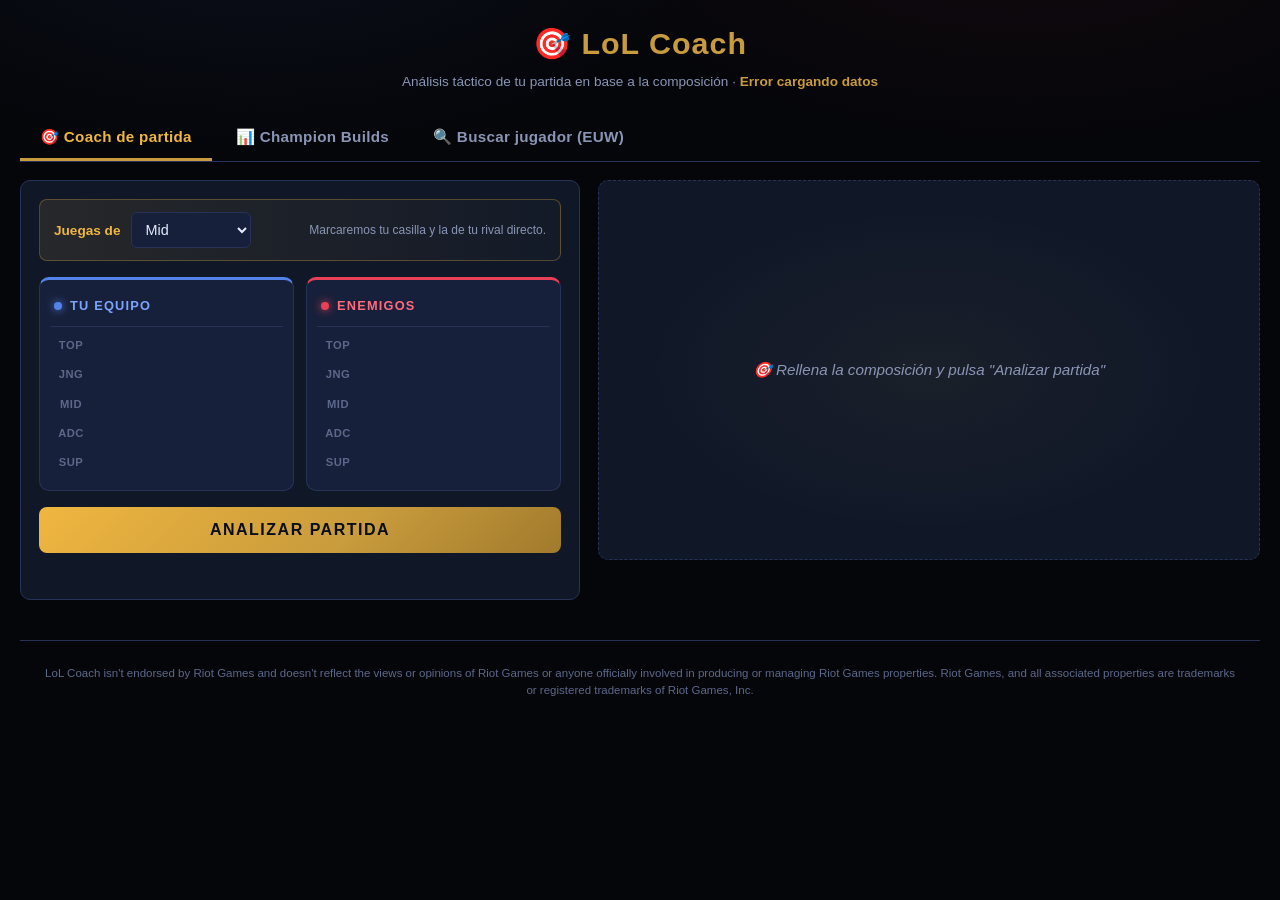
<file: index.html>
<!DOCTYPE html>
<html lang="es">
<head>
<meta charset="UTF-8">
<meta name="viewport" content="width=device-width, initial-scale=1.0">
<title>LoL Coach · Análisis de Draft</title>
<link rel="stylesheet" href="style.css">
</head>
<body>
<div class="app">
    <header>
        <h1>🎯 LoL Coach</h1>
        <p class="subtitle">Análisis táctico de tu partida en base a la composición · <span id="patch">…</span></p>
    </header>

    <nav class="tabs">
        <button class="tab-btn active" data-tab="coach">🎯 Coach de partida</button>
        <button class="tab-btn" data-tab="builds">📊 Champion Builds</button>
        <button class="tab-btn" data-tab="search">🔍 Buscar jugador (EUW)</button>
    </nav>

    <!-- ====================== TAB: COACH ====================== -->
    <div class="tab-view" data-tab="coach">
    <main>
        <section class="form-panel">
            <div class="role-picker">
                <label for="playerRole">Juegas de</label>
                <select id="playerRole">
                    <option value="top">Top</option>
                    <option value="jng">Jungla</option>
                    <option value="mid" selected>Mid</option>
                    <option value="adc">ADC</option>
                    <option value="supp">Support</option>
                </select>
                <span class="hint">Marcaremos tu casilla y la de tu rival directo.</span>
            </div>

            <div class="teams">
                <div class="team allies">
                    <div class="team-header"><span class="dot"></span><span>Tu equipo</span></div>
                    <div class="lane" data-team="allies" data-lane="top"><span class="lane-tag">TOP</span><div class="picker" data-target="allies.top"></div></div>
                    <div class="lane" data-team="allies" data-lane="jng"><span class="lane-tag">JNG</span><div class="picker" data-target="allies.jng"></div></div>
                    <div class="lane" data-team="allies" data-lane="mid"><span class="lane-tag">MID</span><div class="picker" data-target="allies.mid"></div></div>
                    <div class="lane" data-team="allies" data-lane="adc"><span class="lane-tag">ADC</span><div class="picker" data-target="allies.adc"></div></div>
                    <div class="lane" data-team="allies" data-lane="supp"><span class="lane-tag">SUP</span><div class="picker" data-target="allies.supp"></div></div>
                </div>
                <div class="team enemies">
                    <div class="team-header"><span class="dot"></span><span>Enemigos</span></div>
                    <div class="lane" data-team="enemies" data-lane="top"><span class="lane-tag">TOP</span><div class="picker" data-target="enemies.top"></div></div>
                    <div class="lane" data-team="enemies" data-lane="jng"><span class="lane-tag">JNG</span><div class="picker" data-target="enemies.jng"></div></div>
                    <div class="lane" data-team="enemies" data-lane="mid"><span class="lane-tag">MID</span><div class="picker" data-target="enemies.mid"></div></div>
                    <div class="lane" data-team="enemies" data-lane="adc"><span class="lane-tag">ADC</span><div class="picker" data-target="enemies.adc"></div></div>
                    <div class="lane" data-team="enemies" data-lane="supp"><span class="lane-tag">SUP</span><div class="picker" data-target="enemies.supp"></div></div>
                </div>
            </div>

            <button id="analyze" class="analyze-btn">Analizar partida</button>
            <p id="status" class="status"></p>
        </section>

        <section id="result" class="result-panel"></section>
    </main>
    </div>

    <!-- ====================== TAB: CHAMPION BUILDS ====================== -->
    <div class="tab-view" data-tab="builds" hidden>
        <section class="builds-panel">
            <div class="builds-form">
                <div class="picker" id="builderChampionPicker" data-target="builderChampion"></div>
                <select id="builderRole">
                    <option value="top">Top</option>
                    <option value="jng">Jungla</option>
                    <option value="mid" selected>Mid</option>
                    <option value="adc">ADC</option>
                    <option value="supp">Support</option>
                </select>
                <select id="builderRegion" title="Región">
                    <option value="global" selected>🌍 Global</option>
                </select>
                <select id="builderRank" title="Rango">
                    <option value="all">All Tiers</option>
                    <option value="challenger">Challenger</option>
                    <option value="grandmaster">Grandmaster</option>
                    <option value="masterplus">Master+</option>
                    <option value="master">Master</option>
                    <option value="diamondplus">Diamond+</option>
                    <option value="diamond">Diamond</option>
                    <option value="emeraldplus" selected>Emerald+</option>
                    <option value="emerald">Emerald</option>
                    <option value="platinumplus">Platinum+</option>
                    <option value="platinum">Platinum</option>
                    <option value="goldplus">Gold+</option>
                    <option value="gold">Gold</option>
                    <option value="silver">Silver</option>
                    <option value="bronze">Bronze</option>
                    <option value="iron">Iron</option>
                </select>
                <button id="loadBuildBtn" class="analyze-btn compact">Cargar build</button>
            </div>
            <p id="buildsStatus" class="status"></p>
            <div id="buildsResult"></div>
        </section>
    </div>

    <!-- ====================== TAB: SEARCH ====================== -->
    <div class="tab-view" data-tab="search" hidden>
        <section class="search-panel">
            <div class="search-form">
                <select id="regionSelect" title="Región">
                    <option value="euw" selected>EUW</option>
                </select>
                <input type="text" id="riotIdInput" placeholder="Nombre#TAG   (ej: Faker#KR1)" autocomplete="off">
                <button id="searchBtn" class="analyze-btn compact">Buscar</button>
            </div>
            <p id="searchStatus" class="status"></p>
            <div id="playerCard"></div>
        </section>
    </div>

    <footer class="riot-footer">
        <p>
            LoL Coach isn't endorsed by Riot Games and doesn't reflect the views or opinions
            of Riot Games or anyone officially involved in producing or managing Riot Games properties.
            Riot Games, and all associated properties are trademarks or registered trademarks of Riot Games, Inc.
        </p>
    </footer>
</div>

<script src="app.js"></script>
</body>
</html>
</file>
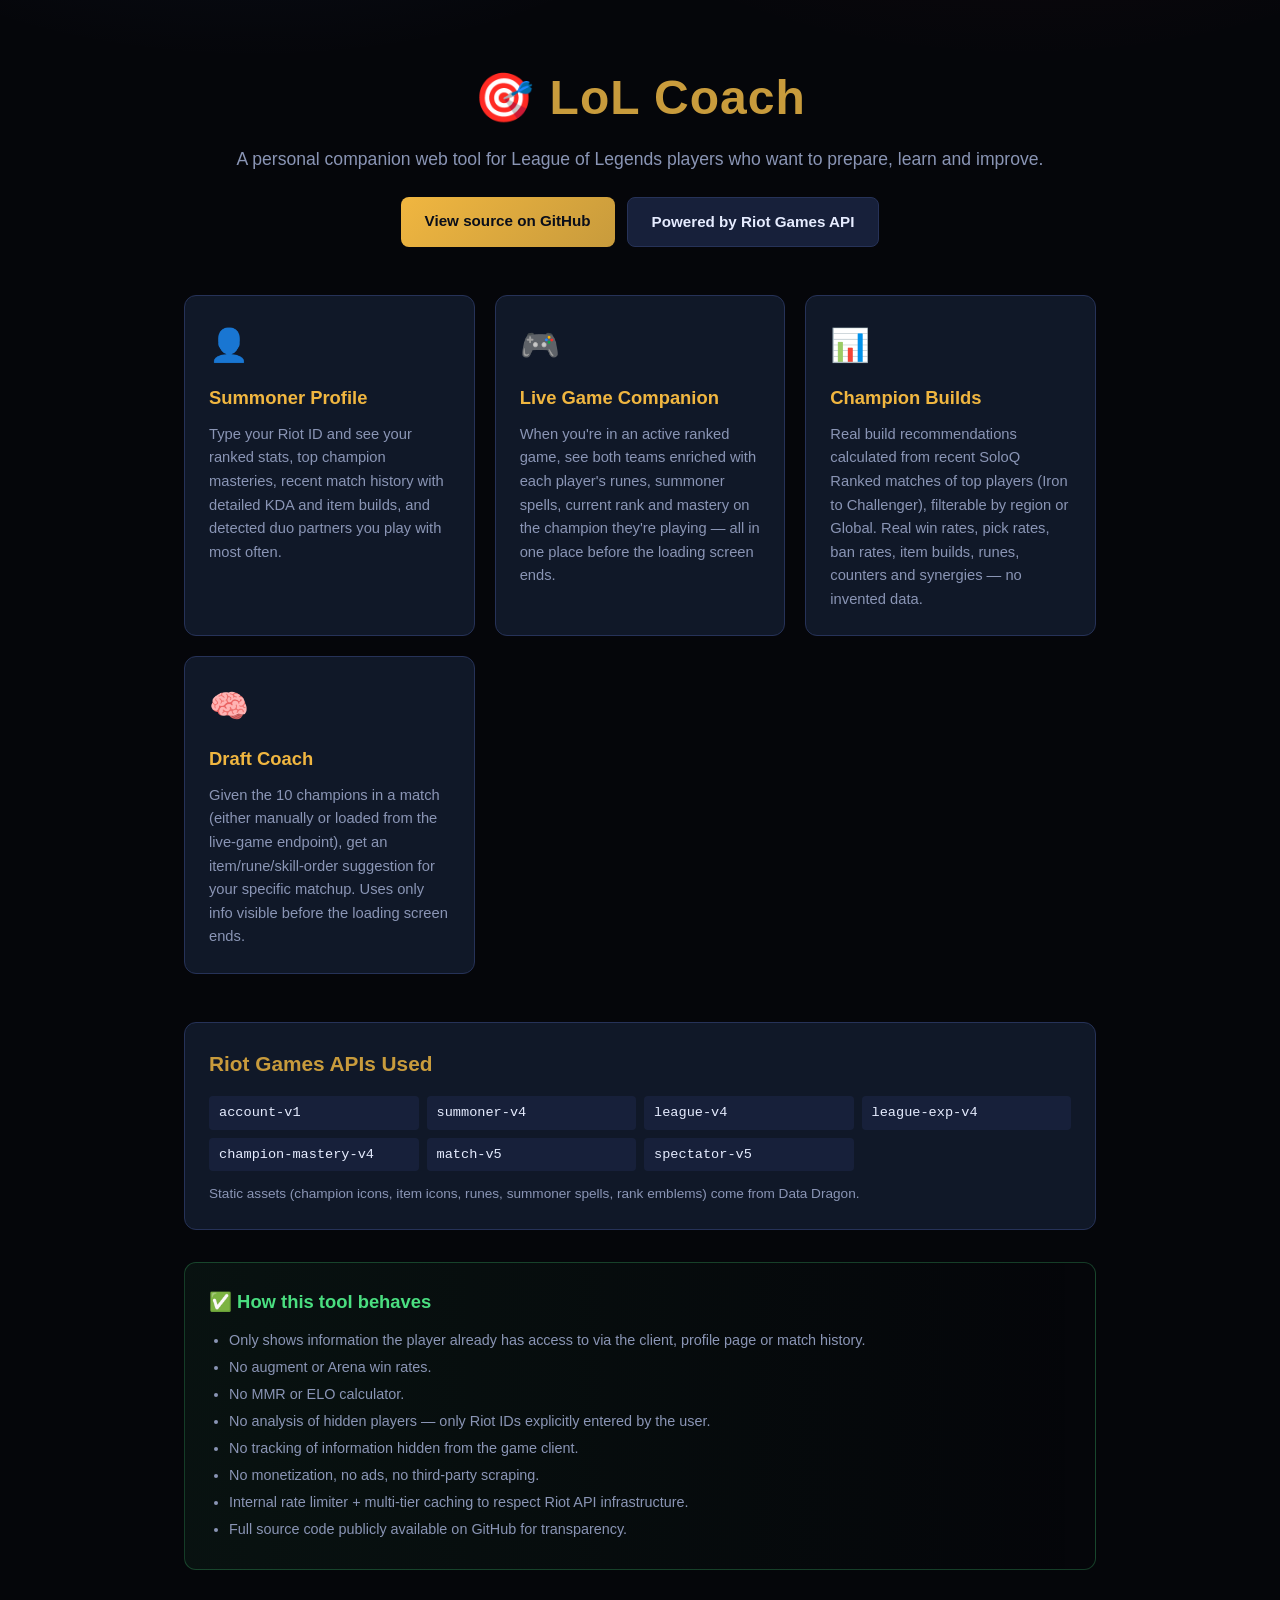
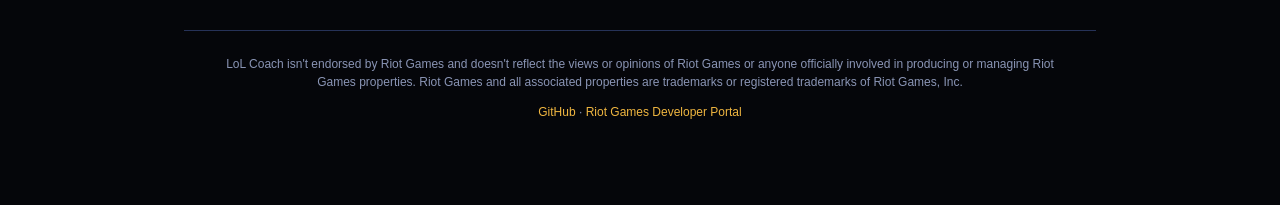
<file: docs/index.html>
<!DOCTYPE html>
<html lang="es">
<head>
<meta charset="UTF-8">
<meta name="viewport" content="width=device-width, initial-scale=1.0">
<title>LoL Coach · Companion tool for League of Legends</title>
<style>
    :root {
        --bg: #05060a;
        --panel: #101828;
        --panel-2: #17203a;
        --panel-3: #1d2743;
        --border: #263258;
        --text: #e6ecff;
        --muted: #8a95b5;
        --accent: #c89b3c;
        --accent-2: #f0b640;
        --ally: #5383e8;
        --enemy: #e84057;
        --success: #4ade80;
    }
    * { box-sizing: border-box; margin: 0; padding: 0; }
    body {
        font-family: -apple-system, BlinkMacSystemFont, "Segoe UI", Roboto, sans-serif;
        background: var(--bg);
        color: var(--text);
        line-height: 1.6;
        min-height: 100vh;
        background-image:
            radial-gradient(ellipse 800px 400px at 20% -10%, rgba(83,131,232,0.08), transparent 60%),
            radial-gradient(ellipse 800px 400px at 80% -10%, rgba(232,64,87,0.06), transparent 60%);
    }
    .wrap { max-width: 960px; margin: 0 auto; padding: 60px 24px; }
    header { text-align: center; margin-bottom: 48px; }
    header h1 { font-size: 3rem; color: var(--accent); letter-spacing: 1px; margin-bottom: 8px; }
    header p.tagline { color: var(--muted); font-size: 1.1rem; }
    header .cta-row { margin-top: 24px; display: flex; gap: 12px; justify-content: center; flex-wrap: wrap; }
    .btn {
        display: inline-block;
        padding: 12px 24px;
        background: var(--panel-2);
        color: var(--text);
        text-decoration: none;
        border-radius: 8px;
        border: 1px solid var(--border);
        font-weight: 600;
        font-size: 0.95rem;
        transition: transform 0.15s, background 0.15s;
    }
    .btn:hover { background: var(--panel-3); transform: translateY(-1px); }
    .btn.primary { background: linear-gradient(135deg, var(--accent-2), var(--accent)); color: #0a0e1a; border: none; }

    .features {
        display: grid;
        grid-template-columns: repeat(auto-fit, minmax(280px, 1fr));
        gap: 20px;
        margin-bottom: 48px;
    }
    .feature {
        background: var(--panel);
        border: 1px solid var(--border);
        border-radius: 12px;
        padding: 24px;
    }
    .feature .icon { font-size: 2rem; margin-bottom: 12px; }
    .feature h3 { color: var(--accent-2); margin-bottom: 10px; font-size: 1.15rem; }
    .feature p { color: var(--muted); font-size: 0.92rem; }

    .apis {
        background: var(--panel);
        border: 1px solid var(--border);
        border-radius: 12px;
        padding: 24px;
        margin-bottom: 32px;
    }
    .apis h2 { color: var(--accent); margin-bottom: 16px; font-size: 1.3rem; }
    .apis ul { list-style: none; display: grid; grid-template-columns: repeat(auto-fit, minmax(200px, 1fr)); gap: 8px; }
    .apis li { color: var(--text); padding: 6px 10px; background: var(--panel-2); border-radius: 4px; font-family: Consolas, Monaco, monospace; font-size: 0.85rem; }

    .principles {
        background: linear-gradient(90deg, rgba(74,222,128,0.06), transparent);
        border: 1px solid rgba(74,222,128,0.25);
        border-radius: 12px;
        padding: 24px;
        margin-bottom: 32px;
    }
    .principles h2 { color: var(--success); margin-bottom: 12px; font-size: 1.15rem; }
    .principles ul { margin-left: 20px; color: var(--muted); font-size: 0.9rem; }
    .principles li { margin-bottom: 4px; }

    footer {
        margin-top: 60px;
        padding: 24px;
        border-top: 1px solid var(--border);
        color: var(--muted);
        font-size: 0.75rem;
        text-align: center;
        line-height: 1.5;
    }
    footer a { color: var(--accent-2); text-decoration: none; }
</style>
</head>
<body>
<div class="wrap">
    <header>
        <h1>🎯 LoL Coach</h1>
        <p class="tagline">A personal companion web tool for League of Legends players who want to prepare, learn and improve.</p>
        <div class="cta-row">
            <a class="btn primary" href="https://github.com/arnaucanet/lol-coach">View source on GitHub</a>
            <a class="btn" href="https://developer.riotgames.com/">Powered by Riot Games API</a>
        </div>
    </header>

    <section class="features">
        <div class="feature">
            <div class="icon">👤</div>
            <h3>Summoner Profile</h3>
            <p>Type your Riot ID and see your ranked stats, top champion masteries, recent match history with detailed KDA and item builds, and detected duo partners you play with most often.</p>
        </div>
        <div class="feature">
            <div class="icon">🎮</div>
            <h3>Live Game Companion</h3>
            <p>When you're in an active ranked game, see both teams enriched with each player's runes, summoner spells, current rank and mastery on the champion they're playing — all in one place before the loading screen ends.</p>
        </div>
        <div class="feature">
            <div class="icon">📊</div>
            <h3>Champion Builds</h3>
            <p>Real build recommendations calculated from recent SoloQ Ranked matches of top players (Iron to Challenger), filterable by region or Global. Real win rates, pick rates, ban rates, item builds, runes, counters and synergies — no invented data.</p>
        </div>
        <div class="feature">
            <div class="icon">🧠</div>
            <h3>Draft Coach</h3>
            <p>Given the 10 champions in a match (either manually or loaded from the live-game endpoint), get an item/rune/skill-order suggestion for your specific matchup. Uses only info visible before the loading screen ends.</p>
        </div>
    </section>

    <section class="apis">
        <h2>Riot Games APIs Used</h2>
        <ul>
            <li>account-v1</li>
            <li>summoner-v4</li>
            <li>league-v4</li>
            <li>league-exp-v4</li>
            <li>champion-mastery-v4</li>
            <li>match-v5</li>
            <li>spectator-v5</li>
        </ul>
        <p style="color: var(--muted); font-size: 0.85rem; margin-top: 12px;">Static assets (champion icons, item icons, runes, summoner spells, rank emblems) come from Data Dragon.</p>
    </section>

    <section class="principles">
        <h2>✅ How this tool behaves</h2>
        <ul>
            <li>Only shows information the player already has access to via the client, profile page or match history.</li>
            <li>No augment or Arena win rates.</li>
            <li>No MMR or ELO calculator.</li>
            <li>No analysis of hidden players — only Riot IDs explicitly entered by the user.</li>
            <li>No tracking of information hidden from the game client.</li>
            <li>No monetization, no ads, no third-party scraping.</li>
            <li>Internal rate limiter + multi-tier caching to respect Riot API infrastructure.</li>
            <li>Full source code publicly available on GitHub for transparency.</li>
        </ul>
    </section>

    <footer>
        <p>
            LoL Coach isn't endorsed by Riot Games and doesn't reflect the views or opinions of Riot Games
            or anyone officially involved in producing or managing Riot Games properties.
            Riot Games and all associated properties are trademarks or registered trademarks of Riot Games, Inc.
        </p>
        <p style="margin-top: 12px;">
            <a href="https://github.com/arnaucanet/lol-coach">GitHub</a> ·
            <a href="https://developer.riotgames.com/">Riot Games Developer Portal</a>
        </p>
    </footer>
</div>
</body>
</html>
</file>
<file: style.css>
:root {
    --bg: #05060a;
    --panel: #101828;
    --panel-2: #17203a;
    --panel-3: #1d2743;
    --border: #263258;
    --border-strong: #3a4a7a;
    --text: #e6ecff;
    --muted: #8a95b5;
    --dim: #5c688a;
    --accent: #c89b3c;
    --accent-2: #f0b640;
    --ally: #5383e8;
    --ally-2: #7ba4ff;
    --enemy: #e84057;
    --enemy-2: #ff6b7d;
    --success: #4ade80;
    --error: #f87171;
}

* { box-sizing: border-box; margin: 0; padding: 0; }

body {
    font-family: -apple-system, BlinkMacSystemFont, "Segoe UI", Roboto, "Noto Sans", sans-serif;
    background: var(--bg);
    color: var(--text);
    line-height: 1.55;
    min-height: 100vh;
    background-image:
        radial-gradient(ellipse 800px 400px at 20% -10%, rgba(83,131,232,0.08), transparent 60%),
        radial-gradient(ellipse 800px 400px at 80% -10%, rgba(232,64,87,0.06), transparent 60%);
}

.app { max-width: 1280px; margin: 0 auto; padding: 20px; }

header { text-align: center; margin-bottom: 24px; }
header h1 { font-size: 1.9rem; color: var(--accent); letter-spacing: 1px; font-weight: 700; }
.subtitle { color: var(--muted); margin-top: 4px; font-size: 0.85rem; }
#patch { color: var(--accent); font-weight: 600; }

main { display: grid; grid-template-columns: 1fr; gap: 18px; }
@media (min-width: 960px) { main { grid-template-columns: minmax(520px, 560px) 1fr; align-items: start; } }

/* --- Tabs --- */
.tabs {
    display: flex;
    gap: 4px;
    margin-bottom: 18px;
    border-bottom: 1px solid var(--border);
}
.tab-btn {
    background: none;
    border: none;
    color: var(--muted);
    padding: 12px 20px;
    font-size: 0.95rem;
    font-weight: 600;
    cursor: pointer;
    border-bottom: 3px solid transparent;
    transition: color 0.15s, border-color 0.15s;
    letter-spacing: 0.3px;
}
.tab-btn:hover { color: var(--text); }
.tab-btn.active {
    color: var(--accent-2);
    border-bottom-color: var(--accent);
}
.tab-view[hidden] { display: none; }

/* --- Search panel --- */
.search-panel {
    background: var(--panel);
    border: 1px solid var(--border);
    border-radius: 10px;
    padding: 20px;
}
.search-form {
    display: grid;
    grid-template-columns: 100px 1fr 140px;
    gap: 10px;
    margin-bottom: 8px;
}
@media (max-width: 640px) { .search-form { grid-template-columns: 1fr; } }
.search-form select { height: 46px; }
.search-form input {
    padding: 12px 14px;
    background: var(--panel-2);
    color: var(--text);
    border: 1px solid var(--border);
    border-radius: 6px;
    font-size: 1rem;
}
.search-form input:focus { outline: none; border-color: var(--accent); }
.analyze-btn.compact { padding: 10px; font-size: 0.85rem; letter-spacing: 1px; }

/* Player card */
.player-header {
    display: flex;
    align-items: center;
    gap: 16px;
    padding: 16px;
    background: var(--panel-2);
    border-radius: 10px;
    margin-top: 16px;
    border: 1px solid var(--border);
}
.player-header .avatar {
    width: 72px; height: 72px;
    border-radius: 50%;
    border: 2px solid var(--accent);
    overflow: hidden;
    flex-shrink: 0;
}
.player-header .avatar img { width: 100%; height: 100%; object-fit: cover; }
.player-header .who h2 { font-size: 1.4rem; color: var(--text); }
.player-header .who h2 .tag { color: var(--muted); font-weight: 400; margin-left: 4px; }
.player-header .who .level { color: var(--muted); font-size: 0.85rem; margin-top: 2px; }

.section-block {
    margin-top: 20px;
    padding: 16px;
    background: var(--panel-2);
    border-radius: 10px;
    border: 1px solid var(--border);
}
.section-block > h3 {
    font-size: 0.85rem;
    text-transform: uppercase;
    letter-spacing: 1px;
    color: var(--accent-2);
    margin-bottom: 12px;
    padding-bottom: 8px;
    border-bottom: 1px solid var(--border);
}

/* Ranks */
.ranks { display: grid; grid-template-columns: repeat(auto-fit, minmax(220px, 1fr)); gap: 10px; }
.rank-card {
    display: flex; align-items: center; gap: 12px;
    padding: 10px 12px;
    background: var(--panel-3);
    border-radius: 6px;
    border: 1px solid var(--border);
}
.rank-card .queue { font-size: 0.72rem; color: var(--muted); text-transform: uppercase; letter-spacing: 0.5px; }
.rank-card .tier { font-size: 1.05rem; font-weight: 700; color: var(--accent-2); }
.rank-card .lp { color: var(--muted); font-size: 0.85rem; }
.rank-card .wr { margin-left: auto; text-align: right; font-size: 0.85rem; }
.rank-card .wr strong { color: var(--text); font-size: 1rem; display: block; }

/* Mastery */
.mastery-grid { display: grid; grid-template-columns: repeat(auto-fit, minmax(140px, 1fr)); gap: 10px; }
.mastery-card {
    display: flex; align-items: center; gap: 10px;
    padding: 10px;
    background: var(--panel-3);
    border-radius: 6px;
    border: 1px solid var(--border);
}
.mastery-card img { width: 40px; height: 40px; border-radius: 4px; }
.mastery-card .info { min-width: 0; }
.mastery-card .cname { font-weight: 600; font-size: 0.88rem; white-space: nowrap; overflow: hidden; text-overflow: ellipsis; }
.mastery-card .cmeta { color: var(--muted); font-size: 0.75rem; }

/* Matches */
.match-row {
    display: grid;
    grid-template-columns: 8px 44px 1fr auto auto;
    gap: 10px;
    padding: 8px 10px 8px 0;
    background: var(--panel-3);
    border-radius: 6px;
    border: 1px solid var(--border);
    margin-bottom: 6px;
    align-items: center;
    overflow: hidden;
}
.match-row .result-bar { width: 4px; height: 44px; border-radius: 2px; margin-left: 6px; }
.match-row.win .result-bar  { background: #4ade80; box-shadow: 0 0 6px #4ade80; }
.match-row.loss .result-bar { background: #f87171; box-shadow: 0 0 6px #f87171; }
.match-row img { width: 40px; height: 40px; border-radius: 4px; }
.match-row .mchamp { font-weight: 600; font-size: 0.9rem; }
.match-row .mmode { color: var(--muted); font-size: 0.72rem; text-transform: uppercase; letter-spacing: 0.4px; }
.match-row .mkda { font-size: 0.9rem; text-align: right; }
.match-row .mkda .kdaval { color: var(--muted); font-size: 0.72rem; }
.match-row .mresult { font-weight: 700; font-size: 0.85rem; padding: 4px 10px; border-radius: 4px; }
.match-row.win  .mresult { color: #4ade80; background: rgba(74,222,128,0.1); }
.match-row.loss .mresult { color: #f87171; background: rgba(248,113,113,0.1); }
@media (max-width: 500px) {
    .match-row .mresult { font-size: 0.75rem; padding: 3px 6px; }
    .match-row.win .mresult::before  { content: 'W'; }
    .match-row.loss .mresult::before { content: 'L'; }
    .match-row .mresult { font-size: 0; }
    .match-row .mresult::before { font-size: 0.85rem; font-weight: 800; }
}

/* Live game banner */
.live-banner {
    display: flex;
    align-items: center;
    gap: 12px;
    padding: 14px 16px;
    background: linear-gradient(90deg, rgba(74,222,128,0.14), rgba(74,222,128,0.03));
    border: 1px solid rgba(74,222,128,0.4);
    border-radius: 8px;
    margin: 16px 0 10px;
}
.live-banner .pulse {
    width: 10px; height: 10px; border-radius: 50%;
    background: #4ade80;
    box-shadow: 0 0 10px #4ade80;
    animation: pulse 1.5s ease-in-out infinite;
}
@keyframes pulse { 0%, 100% { opacity: 1; } 50% { opacity: 0.4; } }
.live-banner .info { flex: 1; }
.live-banner .info strong { color: #4ade80; }
.live-banner .info small { display: block; color: var(--muted); font-size: 0.78rem; margin-top: 2px; }
.live-banner button {
    background: var(--accent);
    color: #0a0e1a;
    border: none;
    padding: 8px 14px;
    border-radius: 6px;
    font-weight: 700;
    font-size: 0.85rem;
    cursor: pointer;
    letter-spacing: 0.5px;
}
.live-banner button:hover { background: var(--accent-2); }

.live-teams { display: grid; grid-template-columns: 1fr 1fr; gap: 10px; margin-top: 12px; }
.live-team {
    background: var(--panel-3);
    border-radius: 8px;
    padding: 10px;
    border-top: 3px solid;
}
.live-team.blue { border-top-color: var(--ally); }
.live-team.red  { border-top-color: var(--enemy); }
.live-team h4 { font-size: 0.75rem; text-transform: uppercase; letter-spacing: 0.8px; margin-bottom: 8px; color: var(--muted); }
.live-team.blue h4 { color: var(--ally-2); }
.live-team.red h4  { color: var(--enemy-2); }
.live-player {
    display: grid;
    grid-template-columns: 30px 32px 1fr;
    align-items: center;
    gap: 8px;
    padding: 4px;
    font-size: 0.82rem;
    border-radius: 4px;
}
.live-player.mine { background: rgba(200,155,60,0.14); box-shadow: inset 3px 0 0 var(--accent); }
.live-player img { width: 32px; height: 32px; border-radius: 4px; }
.live-player .role-tag { color: var(--dim); font-size: 0.7rem; font-weight: 700; text-align: center; }
.live-player .lp-name { min-width: 0; }
.live-player .cn { font-weight: 600; }
.live-player .rn { color: var(--muted); font-size: 0.72rem; overflow: hidden; text-overflow: ellipsis; white-space: nowrap; }

/* ====================================================
   RIOT FOOTER (legal boilerplate obligatorio)
   ==================================================== */
.riot-footer {
    margin-top: 40px;
    padding: 24px 20px;
    border-top: 1px solid var(--border);
    color: var(--dim);
    font-size: 0.72rem;
    text-align: center;
    line-height: 1.5;
}

/* ====================================================
   RANK EMBLEM (rangos con emblema visual)
   ==================================================== */
.rank-card { position: relative; overflow: hidden; }
.rank-card .emblem {
    width: 52px; height: 52px;
    flex-shrink: 0;
    filter: drop-shadow(0 0 8px rgba(200,155,60,0.3));
}
.rank-card .emblem.unknown {
    background: var(--panel);
    border-radius: 50%;
    border: 1px dashed var(--border);
}
.rank-card .streak {
    position: absolute;
    top: 6px; right: 6px;
    font-size: 0.7rem;
    background: rgba(248,113,113,0.15);
    color: #f87171;
    padding: 2px 6px;
    border-radius: 3px;
    font-weight: 700;
}

/* ====================================================
   CHAMPION POOL (WR por campeón)
   ==================================================== */
.champpool-grid {
    display: grid;
    grid-template-columns: repeat(auto-fit, minmax(200px, 1fr));
    gap: 8px;
}
.champpool-card {
    display: flex;
    align-items: center;
    gap: 10px;
    padding: 10px;
    background: var(--panel-3);
    border-radius: 6px;
    border: 1px solid var(--border);
    position: relative;
    overflow: hidden;
}
.champpool-card::before {
    content: '';
    position: absolute; left: 0; bottom: 0;
    height: 3px;
    background: var(--wr-color, var(--muted));
    width: var(--wr-width, 0%);
    transition: width 0.5s;
}
.champpool-card img { width: 44px; height: 44px; border-radius: 4px; }
.champpool-card .cp-info { flex: 1; min-width: 0; }
.champpool-card .cp-name { font-weight: 600; font-size: 0.9rem; white-space: nowrap; overflow: hidden; text-overflow: ellipsis; }
.champpool-card .cp-stats { color: var(--muted); font-size: 0.75rem; margin-top: 2px; }
.champpool-card .cp-wr {
    font-size: 1.05rem;
    font-weight: 800;
    padding-left: 8px;
}
.champpool-card .cp-wr.high { color: #4ade80; }
.champpool-card .cp-wr.mid  { color: #facc15; }
.champpool-card .cp-wr.low  { color: #f87171; }

/* ====================================================
   DUOS (jugadores frecuentes)
   ==================================================== */
.duos-list {
    display: grid;
    grid-template-columns: repeat(auto-fit, minmax(220px, 1fr));
    gap: 8px;
}
.duo-card {
    display: flex; align-items: center; gap: 10px;
    padding: 10px 12px;
    background: var(--panel-3);
    border-radius: 6px;
    border: 1px solid var(--border);
}
.duo-card .duo-icon {
    width: 32px; height: 32px;
    background: linear-gradient(135deg, var(--ally), var(--ally-2));
    border-radius: 50%;
    display: flex; align-items: center; justify-content: center;
    font-weight: 700;
    color: white;
}
.duo-card .duo-info { flex: 1; min-width: 0; }
.duo-card .duo-name { font-weight: 600; font-size: 0.88rem; overflow: hidden; text-overflow: ellipsis; white-space: nowrap; }
.duo-card .duo-stats { color: var(--muted); font-size: 0.75rem; }
.duo-card .duo-wr { font-weight: 700; font-size: 0.9rem; }
.duo-card .duo-wr.high { color: #4ade80; }
.duo-card .duo-wr.low  { color: #f87171; }

/* ====================================================
   MATCH ROW enriquecida (items + build + %DMG)
   ==================================================== */
.match-row {
    grid-template-columns: 8px 44px minmax(0, 1fr) auto auto auto !important;
}
@media (max-width: 700px) {
    .match-row { grid-template-columns: 8px 40px minmax(0, 1fr) auto auto !important; gap: 6px; }
    .match-row .m-items { display: none; }
    .match-row .m-extras { flex-wrap: wrap; }
}
.match-row > div { min-width: 0; }
.match-row .m-items {
    display: flex; gap: 3px;
    align-items: center;
}
.match-row .m-items .slot {
    width: 22px; height: 22px;
    border-radius: 3px;
    background: rgba(0,0,0,0.35);
    border: 1px solid var(--border);
    overflow: hidden;
}
.match-row .m-items .slot img { width: 100%; height: 100%; }
.match-row .m-items .slot.empty { background: rgba(0,0,0,0.15); }
.match-row .m-summs {
    display: flex; flex-direction: column; gap: 2px;
    margin-right: 4px;
}
.match-row .m-summs img { width: 18px; height: 18px; border-radius: 3px; }
.match-row .m-extras {
    display: flex; gap: 8px;
    font-size: 0.72rem;
    color: var(--muted);
}
.match-row .m-extras .lbl { color: var(--dim); }

/* ====================================================
   LIVE GAME AVANZADA (con runas/hechizos/rango/mastery)
   ==================================================== */
.live-player {
    grid-template-columns: 28px 40px minmax(0, 1fr) auto auto !important;
    padding: 8px 6px !important;
    gap: 10px !important;
}
.live-player .lp-name { min-width: 0; overflow: hidden; }
.live-player .cn, .live-player .rn { overflow: hidden; text-overflow: ellipsis; white-space: nowrap; }
.live-player img.champ { width: 40px; height: 40px; border-radius: 6px; }
.live-player .lp-name { min-width: 0; }
.live-player .lp-rank {
    display: flex; align-items: center; gap: 4px;
    font-size: 0.72rem;
    color: var(--muted);
    text-align: right;
}
.live-player .lp-rank img { width: 28px; height: 28px; }
.live-player .lp-runes-summs {
    display: grid;
    grid-template-columns: auto auto;
    gap: 3px;
    align-items: center;
}
.live-player .lp-runes-summs img { width: 20px; height: 20px; border-radius: 3px; }
.live-player .lp-runes-summs .keystone-mini {
    width: 22px; height: 22px;
    border-radius: 50%;
    background: rgba(0,0,0,0.4);
}
.live-player .lp-mastery {
    font-size: 0.7rem;
    color: var(--accent-2);
    font-weight: 600;
}

.live-header-actions {
    display: flex;
    gap: 8px;
    align-items: center;
}
.live-header-actions button {
    padding: 8px 14px;
    border-radius: 6px;
    border: none;
    cursor: pointer;
    font-weight: 700;
    font-size: 0.85rem;
    letter-spacing: 0.5px;
}
.live-header-actions .btn-coach {
    background: linear-gradient(135deg, var(--accent-2), var(--accent));
    color: #0a0e1a;
}
.live-header-actions .btn-coach:hover { filter: brightness(1.1); }
.live-header-actions .btn-coach:disabled { opacity: 0.5; cursor: wait; }
.live-header-actions .btn-simple {
    background: var(--panel-2);
    color: var(--text);
    border: 1px solid var(--border);
}

/* ====================================================
   COACH RESULT MODAL (para mostrar el análisis del coach live)
   ==================================================== */
.coach-result-panel {
    background: var(--panel);
    border: 1px solid var(--accent);
    border-radius: 10px;
    padding: 20px;
    margin-top: 16px;
    box-shadow: 0 8px 32px rgba(200,155,60,0.15);
}
.coach-result-panel h3.result-title {
    color: var(--accent-2);
    font-size: 1rem;
    text-transform: uppercase;
    letter-spacing: 1px;
    margin-bottom: 8px;
    padding-bottom: 8px;
    border-bottom: 1px solid var(--border);
    background: none;
    border-left: none;
    border-radius: 0;
    padding-left: 0;
}

.form-panel, .result-panel {
    background: var(--panel);
    border: 1px solid var(--border);
    border-radius: 10px;
    padding: 18px;
}

/* --- Role picker --- */
.role-picker {
    display: flex;
    align-items: center;
    gap: 10px;
    padding: 12px 14px;
    background: linear-gradient(90deg, rgba(200,155,60,0.12), rgba(200,155,60,0.02));
    border: 1px solid rgba(200,155,60,0.35);
    border-radius: 8px;
    margin-bottom: 16px;
}
.role-picker label {
    font-size: 0.85rem;
    font-weight: 600;
    color: var(--accent-2);
    white-space: nowrap;
}
.role-picker select {
    width: auto;
    min-width: 120px;
    height: 36px;
}
.role-picker .hint {
    color: var(--muted);
    font-size: 0.75rem;
    margin-left: auto;
    text-align: right;
}

select {
    width: 100%;
    height: 40px;
    padding: 0 10px;
    background: var(--panel-2);
    color: var(--text);
    border: 1px solid var(--border);
    border-radius: 6px;
    font-size: 0.9rem;
    cursor: pointer;
}
select:focus { outline: none; border-color: var(--accent); }

/* --- Teams --- */
.teams { display: grid; grid-template-columns: 1fr 1fr; gap: 12px; margin-bottom: 16px; }

.team {
    background: var(--panel-2);
    border-radius: 10px;
    padding: 10px;
    border: 1px solid var(--border);
}
.team-header {
    display: flex;
    align-items: center;
    gap: 8px;
    padding: 6px 4px 10px;
    margin-bottom: 6px;
    border-bottom: 1px solid var(--border);
    font-size: 0.8rem;
    font-weight: 700;
    letter-spacing: 1.2px;
    text-transform: uppercase;
}
.team-header .dot {
    width: 8px; height: 8px; border-radius: 50%;
}
.team.allies  { border-top: 3px solid var(--ally); }
.team.allies  .team-header { color: var(--ally-2); }
.team.allies  .dot { background: var(--ally); box-shadow: 0 0 8px var(--ally); }
.team.enemies { border-top: 3px solid var(--enemy); }
.team.enemies .team-header { color: var(--enemy-2); }
.team.enemies .dot { background: var(--enemy); box-shadow: 0 0 8px var(--enemy); }

.lane {
    display: grid;
    grid-template-columns: 34px 1fr;
    align-items: center;
    gap: 8px;
    padding: 4px 4px;
    border-radius: 6px;
    margin-bottom: 4px;
    transition: background 0.15s;
}
.lane-tag {
    font-size: 0.7rem;
    color: var(--dim);
    font-weight: 700;
    text-align: center;
    letter-spacing: 0.5px;
}

/* Slot resaltado: mi carril y el rival */
.lane.is-me {
    background: linear-gradient(90deg, rgba(200,155,60,0.18), transparent);
    box-shadow: inset 3px 0 0 var(--accent);
}
.lane.is-me .lane-tag { color: var(--accent-2); }
.lane.is-me::after {
    content: "YO";
    position: absolute;
    right: 6px;
    font-size: 0.6rem;
    font-weight: 700;
    color: var(--accent-2);
    background: rgba(200,155,60,0.15);
    padding: 2px 5px;
    border-radius: 3px;
    letter-spacing: 0.5px;
}
.lane.is-rival {
    background: linear-gradient(90deg, rgba(232,64,87,0.18), transparent);
    box-shadow: inset 3px 0 0 var(--enemy);
}
.lane.is-rival .lane-tag { color: var(--enemy-2); }
.lane.is-rival::after {
    content: "RIVAL";
    position: absolute;
    right: 6px;
    font-size: 0.6rem;
    font-weight: 700;
    color: var(--enemy-2);
    background: rgba(232,64,87,0.18);
    padding: 2px 5px;
    border-radius: 3px;
    letter-spacing: 0.5px;
}
.lane { position: relative; }

/* --- Picker component --- */
.picker { position: relative; }
.picker-input {
    display: flex;
    align-items: center;
    gap: 8px;
    padding: 4px 8px 4px 4px;
    background: var(--panel-3);
    border: 1px solid var(--border);
    border-radius: 6px;
    cursor: pointer;
    min-height: 42px;
    transition: border-color 0.15s, background 0.15s;
}
.picker-input:hover { border-color: var(--border-strong); background: #1f2a4a; }
.picker-input.open  { border-color: var(--accent); }
.picker-input img {
    width: 32px; height: 32px;
    border-radius: 4px;
    object-fit: cover;
    border: 1px solid var(--border);
}
.picker-input .placeholder { color: var(--muted); font-style: italic; font-size: 0.85rem; padding-left: 6px; }
.picker-input .name { flex: 1; font-size: 0.9rem; font-weight: 600; }
.picker-input .clear {
    color: var(--muted);
    padding: 0 4px;
    font-size: 1.1rem;
    line-height: 1;
    opacity: 0.5;
}
.picker-input .clear:hover { opacity: 1; color: var(--error); }

.picker-dropdown {
    position: absolute;
    top: calc(100% + 4px);
    left: 0; right: 0;
    background: var(--panel-3);
    border: 1px solid var(--accent);
    border-radius: 6px;
    max-height: 340px;
    overflow-y: auto;
    z-index: 100;
    display: none;
    box-shadow: 0 12px 32px rgba(0,0,0,0.5);
}
.picker-dropdown.open { display: block; }
.picker-search {
    width: 100%;
    padding: 10px 12px;
    background: var(--panel);
    color: var(--text);
    border: none;
    border-bottom: 1px solid var(--border);
    font-size: 0.9rem;
    position: sticky; top: 0;
}
.picker-search:focus { outline: none; }

.picker-option {
    display: flex;
    align-items: center;
    gap: 10px;
    padding: 7px 12px;
    cursor: pointer;
    transition: background 0.1s;
    border-bottom: 1px solid rgba(255,255,255,0.03);
}
.picker-option:hover, .picker-option.active { background: rgba(200,155,60,0.14); }
.picker-option img { width: 30px; height: 30px; border-radius: 4px; }
.picker-option .opt-info { flex: 1; min-width: 0; }
.picker-option .opt-name { font-size: 0.88rem; font-weight: 600; }
.picker-option .opt-title { font-size: 0.72rem; color: var(--muted); overflow: hidden; text-overflow: ellipsis; white-space: nowrap; }

/* --- Button --- */
.analyze-btn {
    width: 100%;
    padding: 14px;
    background: linear-gradient(135deg, var(--accent-2), var(--accent) 60%, #a17a2c);
    color: #0a0e1a;
    border: none;
    border-radius: 8px;
    font-size: 1rem;
    font-weight: 800;
    text-transform: uppercase;
    letter-spacing: 1.5px;
    cursor: pointer;
    transition: transform 0.15s, box-shadow 0.15s, filter 0.15s;
}
.analyze-btn:hover:not(:disabled) {
    transform: translateY(-1px);
    box-shadow: 0 10px 24px rgba(200,155,60,0.35);
    filter: brightness(1.05);
}
.analyze-btn:disabled { opacity: 0.5; cursor: not-allowed; }

.status {
    text-align: center;
    margin-top: 10px;
    font-size: 0.82rem;
    color: var(--muted);
    min-height: 18px;
}
.status.error { color: var(--error); }
.status.success { color: var(--success); }

/* --- Result panel --- */
.result-panel { min-height: 380px; display: flex; flex-direction: column; }
.result-panel:empty {
    align-items: center;
    justify-content: center;
    background:
        radial-gradient(ellipse at center, rgba(200,155,60,0.06), transparent 60%),
        var(--panel);
    border-style: dashed;
}
.result-panel:empty::before {
    content: "🎯  Rellena la composición y pulsa \"Analizar partida\"";
    color: var(--muted);
    font-style: italic;
    font-size: 0.95rem;
    text-align: center;
    padding: 40px 20px;
}

.result-panel h3 {
    color: var(--accent);
    margin: 22px 0 10px;
    padding: 10px 12px;
    background: linear-gradient(90deg, rgba(200,155,60,0.12), transparent);
    border-left: 3px solid var(--accent);
    border-radius: 4px;
    font-size: 1rem;
    text-transform: uppercase;
    letter-spacing: 1px;
}
.result-panel h3:first-child { margin-top: 0; }
.result-panel h4 {
    color: var(--accent-2);
    margin: 14px 0 6px;
    font-size: 0.92rem;
}
.result-panel p { margin: 0 0 10px; font-size: 0.92rem; }
.result-panel strong { color: var(--accent-2); }
.result-panel ul { margin: 6px 0 12px 0; padding-left: 20px; }
.result-panel li { margin-bottom: 6px; font-size: 0.92rem; }
.result-panel li strong { color: var(--text); }
.result-panel code {
    background: var(--panel-3);
    color: var(--accent-2);
    padding: 1px 6px;
    border-radius: 3px;
    font-size: 0.85em;
    font-family: "Consolas", "Monaco", monospace;
}
.result-panel blockquote {
    margin: 12px 0;
    padding: 10px 14px;
    background: rgba(200,155,60,0.08);
    border-left: 3px solid var(--accent-2);
    border-radius: 4px;
    color: var(--text);
    font-style: italic;
}
.result-panel .meta {
    margin-top: 22px;
    padding-top: 12px;
    border-top: 1px solid var(--border);
    font-size: 0.72rem;
    color: var(--dim);
    text-align: right;
}

/* ====================================================
   COACH RESPONSE — layout estilo op.gg / u.gg
   ==================================================== */
.coach-section {
    background: var(--panel-2);
    border: 1px solid var(--border);
    border-radius: 10px;
    padding: 14px 16px;
    margin-bottom: 12px;
}
.coach-section h3 {
    color: var(--accent-2);
    font-size: 0.82rem;
    text-transform: uppercase;
    letter-spacing: 1.2px;
    margin-bottom: 12px;
    padding-bottom: 8px;
    border-bottom: 1px solid var(--border);
    background: none;
    border-left: none;
    padding-left: 0;
    border-radius: 0;
}
.coach-section .col-title {
    display: block;
    font-size: 0.7rem;
    font-weight: 700;
    text-transform: uppercase;
    letter-spacing: 0.8px;
    color: var(--muted);
    margin-bottom: 6px;
}
.analysis-grid { display: grid; gap: 8px; font-size: 0.9rem; }
.analysis-grid strong { color: var(--accent-2); margin-right: 4px; }

/* Runes + hechizos --------------------------------- */
.runes-block .runes-layout {
    display: grid;
    grid-template-columns: 1fr auto;
    gap: 16px;
    align-items: start;
}
@media (max-width: 640px) { .runes-block .runes-layout { grid-template-columns: 1fr; } }

/* ===== Rune grid (in-game style) ===== */
.rune-grid {
    display: grid;
    grid-template-columns: 1fr 1fr;
    gap: 12px;
    background: linear-gradient(180deg, rgba(0,0,0,0.3), rgba(0,0,0,0.1));
    padding: 14px;
    border-radius: 10px;
    border: 1px solid var(--border);
}
@media (max-width: 640px) { .rune-grid { grid-template-columns: 1fr; } }

.rune-tree {
    background: rgba(0,0,0,0.35);
    border-radius: 8px;
    padding: 12px 10px;
    border: 1px solid rgba(255,255,255,0.04);
}
.rune-tree.primary   { border-top: 2px solid var(--accent); }
.rune-tree.secondary { border-top: 2px solid var(--dim); }
.rune-tree.shards-tree {
    grid-column: 1 / -1;
    border-top: 2px solid var(--border-strong);
}

.rune-tree-header {
    display: flex; align-items: center; gap: 8px;
    padding-bottom: 10px;
    margin-bottom: 8px;
    border-bottom: 1px solid rgba(255,255,255,0.06);
}
.rune-tree-header .rt-icon { width: 22px; height: 22px; filter: brightness(1.1); }
.rune-tree-header .rt-name {
    font-weight: 700;
    font-size: 0.9rem;
    letter-spacing: 0.4px;
    text-transform: uppercase;
    color: var(--text);
}

.rune-slot {
    display: flex;
    justify-content: center;
    gap: 14px;
    padding: 6px 0;
}
.rune-slot.keystones { gap: 16px; }

.rune-node {
    width: 42px; height: 42px;
    display: flex; align-items: center; justify-content: center;
    border-radius: 50%;
    background: rgba(0,0,0,0.4);
    position: relative;
    transition: transform 0.15s, filter 0.15s;
    cursor: help;
}
.rune-node img {
    width: 100%; height: 100%;
    filter: grayscale(1) brightness(0.45);
    transition: filter 0.15s, transform 0.15s;
}
.rune-node:hover img { filter: grayscale(0.5) brightness(0.75); transform: scale(1.05); }

.rune-node.active {
    background: radial-gradient(circle, rgba(200,155,60,0.35), transparent 70%);
    box-shadow: 0 0 0 2px var(--accent-2), 0 0 12px rgba(200,155,60,0.4);
}
.rune-node.active img { filter: none; }

.rune-slot.keystones .rune-node { width: 52px; height: 52px; }
.rune-slot.keystones .rune-node.active {
    box-shadow: 0 0 0 2px var(--accent-2), 0 0 18px rgba(200,155,60,0.55);
}

/* Shards son un poco más pequeños */
.rune-node.shard { width: 32px; height: 32px; }
.rune-node.shard img { filter: grayscale(1) brightness(0.5); }
.rune-node.shard.active img { filter: none; }

.rune-tree.secondary .rune-node.active {
    box-shadow: 0 0 0 2px #90a4d8, 0 0 12px rgba(144,164,216,0.4);
}

.runes-col { display: grid; gap: 12px; }
.rune-primary, .rune-secondary {
    background: var(--panel-3);
    border-radius: 8px;
    padding: 10px 12px;
    border: 1px solid var(--border);
    position: relative;
}
.rune-primary { border-top: 3px solid var(--accent); }
.rune-secondary { border-top: 3px solid var(--dim); }
.tree-icon { width: 22px; height: 22px; vertical-align: middle; margin-right: 6px; }
.tree-name { display: inline-block; font-weight: 700; font-size: 0.9rem; color: var(--text); }

.keystone {
    display: flex; align-items: center; gap: 10px;
    margin-top: 10px;
    padding: 8px;
    background: rgba(200,155,60,0.08);
    border-radius: 6px;
}
.keystone-icon { width: 42px; height: 42px; border-radius: 50%; background: rgba(0,0,0,0.3); }
.keystone-icon.missing { background: var(--panel); border: 1px dashed var(--border); }
.keystone span { font-weight: 700; color: var(--accent-2); font-size: 0.95rem; }

.rune-list { display: grid; gap: 4px; margin-top: 8px; }
.rune-item { display: flex; align-items: center; gap: 8px; font-size: 0.85rem; padding: 3px 0; }
.rune-item img { width: 24px; height: 24px; border-radius: 50%; }
.rune-icon-missing { width: 24px; height: 24px; border-radius: 50%; background: var(--panel); border: 1px dashed var(--border); }

.shards { display: flex; gap: 6px; flex-wrap: wrap; }
.shard-pill {
    background: var(--panel-3);
    color: var(--muted);
    padding: 3px 10px;
    border-radius: 12px;
    font-size: 0.72rem;
    border: 1px solid var(--border);
}

.summoners-col {
    background: var(--panel-3);
    border-radius: 8px;
    padding: 10px 12px;
    border: 1px solid var(--border);
    min-width: 150px;
}
.summoner-icons { display: flex; gap: 10px; }
.summoner-slot { text-align: center; }
.summoner-slot img { width: 44px; height: 44px; border-radius: 6px; border: 1px solid var(--border); }
.summoner-slot span { display: block; font-size: 0.72rem; color: var(--muted); margin-top: 4px; }
.missing-icon { width: 44px; height: 44px; border-radius: 6px; background: var(--panel); border: 1px dashed var(--border); }

/* Skill order grid --------------------------------- */
.skill-priority { display: flex; align-items: center; gap: 12px; margin-bottom: 10px; flex-wrap: wrap; }
.skill-priority .col-title { margin: 0; }
.prio-row { display: flex; align-items: center; gap: 6px; }
.prio-cell {
    width: 30px; height: 30px;
    display: inline-flex; align-items: center; justify-content: center;
    font-weight: 800; font-size: 0.9rem;
    border-radius: 5px;
    background: var(--panel-3); border: 1px solid var(--border);
}
.prio-cell.q { background: #1e3a8a; color: #93c5fd; border-color: #3b82f6; }
.prio-cell.w { background: #14532d; color: #86efac; border-color: #22c55e; }
.prio-cell.e { background: #713f12; color: #fcd34d; border-color: #eab308; }
.prio-cell.r { background: #7f1d1d; color: #fca5a5; border-color: #ef4444; }
.prio-arrow { color: var(--muted); font-weight: 700; }

.skill-grid { display: grid; gap: 3px; overflow-x: auto; padding-bottom: 4px; }
.skill-row { display: grid; grid-template-columns: 24px repeat(18, minmax(24px, 1fr)); gap: 3px; align-items: center; }
.skill-row.header { color: var(--dim); font-size: 0.65rem; }
.skill-label { font-weight: 800; text-align: center; color: var(--text); font-size: 0.85rem; }
.skill-cell, .skill-cell-header {
    aspect-ratio: 1;
    min-height: 24px;
    background: var(--panel-3);
    border: 1px solid var(--border);
    border-radius: 3px;
    display: flex; align-items: center; justify-content: center;
    font-size: 0.72rem; color: transparent;
}
.skill-cell-header { color: var(--dim); font-weight: 600; background: none; border: none; }
.skill-cell.active { color: #fff; font-weight: 700; }
.skill-cell.active.q { background: #3b82f6; border-color: #60a5fa; }
.skill-cell.active.w { background: #22c55e; border-color: #4ade80; }
.skill-cell.active.e { background: #eab308; border-color: #facc15; }
.skill-cell.active.r { background: #ef4444; border-color: #f87171; }

/* Build -------------------------------------------- */
.build-sub { margin-bottom: 14px; }
.build-sub:last-child { margin-bottom: 0; }
.build-row { display: flex; align-items: center; gap: 8px; overflow-x: auto; padding-bottom: 2px; }
.build-row.wrap { flex-wrap: wrap; overflow-x: visible; }
.build-row.arrows { gap: 4px; margin-bottom: 8px; }
.build-item {
    display: flex; align-items: center; gap: 8px;
    padding: 6px 10px 6px 6px;
    background: var(--panel-3);
    border: 1px solid var(--border);
    border-radius: 6px;
    min-width: 0;
}
.build-item img { width: 32px; height: 32px; border-radius: 4px; flex-shrink: 0; }
.build-item.compact { padding: 4px; gap: 0; }
.build-item.compact img { width: 40px; height: 40px; }
.build-item-name { font-size: 0.85rem; font-weight: 600; white-space: nowrap; }
.build-item-gold { font-size: 0.72rem; color: var(--accent-2); font-weight: 600; margin-left: auto; padding-left: 4px; }
.build-arrow { color: var(--dim); font-size: 1.2rem; font-weight: 700; padding: 0 2px; }

.counter-row {
    display: flex; align-items: flex-start; gap: 10px;
    padding: 8px 10px;
    background: var(--panel-3);
    border-radius: 6px;
    border: 1px solid var(--border);
    margin-bottom: 6px;
}
.counter-row img { width: 36px; height: 36px; border-radius: 4px; flex-shrink: 0; }
.counter-target { color: var(--enemy-2); font-weight: 600; font-size: 0.85rem; }
.counter-reason { color: var(--muted); font-size: 0.82rem; margin-top: 2px; }

/* Critical tip ------------------------------------- */
.coach-section.critical {
    display: flex; align-items: center; gap: 14px;
    background: linear-gradient(90deg, rgba(200,155,60,0.15), rgba(200,155,60,0.03));
    border: 1px solid rgba(200,155,60,0.4);
}
.coach-section.critical .critical-icon { font-size: 1.8rem; }
.coach-section.critical strong { color: var(--accent-2); font-size: 1rem; }

/* ====================================================
   CHAMPION BUILDS TAB
   ==================================================== */
.builds-panel {
    background: var(--panel);
    border: 1px solid var(--border);
    border-radius: 10px;
    padding: 20px;
}
.builds-form {
    display: grid;
    grid-template-columns: minmax(0, 1fr) 120px 130px 140px 120px;
    gap: 10px;
    margin-bottom: 12px;
    align-items: center;
}
.builds-form select { height: 42px; }
@media (max-width: 900px) {
    .builds-form { grid-template-columns: minmax(0, 1fr) 1fr 1fr; }
    .builds-form .picker { grid-column: 1 / -1; }
    .builds-form button { grid-column: 1 / -1; }
}
@media (max-width: 500px) {
    .builds-form { grid-template-columns: 1fr 1fr; }
}

.build-header {
    display: flex; align-items: center; gap: 16px;
    padding: 18px;
    background: var(--panel-2);
    border-radius: 10px;
    margin: 16px 0 20px;
    border: 1px solid var(--border);
    position: relative;
    overflow: hidden;
    flex-wrap: wrap;
}
.build-header .champ-info { min-width: 0; flex: 1 1 200px; }
.build-header .champ-info h2 { overflow: hidden; text-overflow: ellipsis; }
.build-header::before {
    content: '';
    position: absolute; inset: 0;
    background: radial-gradient(circle at 15% 50%, rgba(200,155,60,0.12), transparent 60%);
    pointer-events: none;
}
.build-header .champ-avatar {
    width: 80px; height: 80px;
    border-radius: 12px;
    border: 2px solid var(--accent);
    overflow: hidden;
    flex-shrink: 0;
    position: relative;
    z-index: 1;
}
.build-header .champ-avatar img { width: 100%; height: 100%; object-fit: cover; }
.build-header .champ-info { flex: 1; position: relative; z-index: 1; }
.build-header .champ-info h2 { font-size: 1.5rem; margin-bottom: 4px; }
.build-header .champ-info .role { color: var(--muted); font-size: 0.85rem; text-transform: uppercase; letter-spacing: 1px; }
.build-header .champ-info .playstyle { color: var(--text); font-size: 0.9rem; margin-top: 6px; font-style: italic; }

.tier-badges {
    display: flex; gap: 10px; margin-left: auto;
    position: relative; z-index: 1;
    flex-wrap: wrap;
}
.tier-badge {
    text-align: center;
    padding: 8px 14px;
    background: var(--panel-3);
    border-radius: 8px;
    border: 1px solid var(--border);
    min-width: 70px;
}
.tier-badge .tb-label { font-size: 0.68rem; color: var(--muted); text-transform: uppercase; letter-spacing: 0.6px; }
.tier-badge .tb-value { font-size: 1.15rem; font-weight: 800; color: var(--accent-2); margin-top: 2px; }
.tier-badge.tier-S\+, .tier-badge.tier-S { border-color: #eab308; }
.tier-badge.tier-S\+ .tb-value, .tier-badge.tier-S .tb-value { color: #facc15; }
.tier-badge.tier-A .tb-value { color: #a78bfa; }
.tier-badge.tier-B .tb-value { color: #60a5fa; }

.strengths-weakness {
    display: grid;
    grid-template-columns: 1fr 1fr;
    gap: 12px;
    margin-bottom: 16px;
}
@media (max-width: 640px) { .strengths-weakness { grid-template-columns: 1fr; } }
.sw-block {
    background: var(--panel-2);
    border-radius: 10px;
    padding: 14px 16px;
    border: 1px solid var(--border);
}
.sw-block h4 { font-size: 0.78rem; text-transform: uppercase; letter-spacing: 0.8px; margin-bottom: 8px; }
.sw-block.strengths h4 { color: #4ade80; }
.sw-block.weakness h4  { color: #f87171; }
.sw-block ul { margin: 0; padding-left: 20px; font-size: 0.88rem; }
.sw-block li { margin-bottom: 4px; }

.power-curve {
    display: grid;
    grid-template-columns: repeat(3, 1fr);
    gap: 8px;
    margin-bottom: 16px;
}
.pc-cell {
    background: var(--panel-2);
    border: 1px solid var(--border);
    border-radius: 8px;
    padding: 12px;
    text-align: center;
}
.pc-cell .pc-label { font-size: 0.7rem; color: var(--muted); text-transform: uppercase; letter-spacing: 0.6px; }
.pc-cell .pc-value {
    font-size: 1rem;
    font-weight: 700;
    margin-top: 4px;
}
.pc-cell.pc-strong .pc-value { color: #4ade80; }
.pc-cell.pc-medium .pc-value { color: #facc15; }
.pc-cell.pc-weak .pc-value   { color: #f87171; }

/* Data source banner */
.data-source-banner {
    display: flex;
    align-items: center;
    gap: 12px;
    padding: 12px 14px;
    margin-bottom: 14px;
    background: linear-gradient(90deg, rgba(74,222,128,0.10), rgba(74,222,128,0.02));
    border: 1px solid rgba(74,222,128,0.3);
    border-radius: 8px;
    font-size: 0.85rem;
}
.data-source-banner .ds-icon { font-size: 1.5rem; }
.data-source-banner .ds-text strong { color: #4ade80; font-weight: 700; }
.data-source-banner .ds-count { display: block; color: var(--muted); font-size: 0.78rem; margin-top: 3px; }

/* Situacionales globales */
.situationals-grid {
    display: grid;
    grid-template-columns: repeat(auto-fit, minmax(180px, 1fr));
    gap: 8px;
}
.situational-card {
    display: flex;
    align-items: center;
    gap: 10px;
    padding: 8px 10px;
    background: var(--panel-3);
    border: 1px solid var(--border);
    border-radius: 6px;
}
.situational-card img { width: 36px; height: 36px; border-radius: 4px; }
.situational-card .sit-info { min-width: 0; flex: 1; }
.situational-card .sit-name { font-size: 0.85rem; font-weight: 600; white-space: nowrap; overflow: hidden; text-overflow: ellipsis; }
.situational-card .sit-pr { font-size: 0.72rem; color: var(--accent-2); font-weight: 600; }

/* Variant tabs (u.gg style) */
.variant-tabs {
    display: flex;
    gap: 6px;
    margin-bottom: 14px;
    overflow-x: auto;
    padding-bottom: 4px;
}
.variant-tab {
    display: flex;
    align-items: center;
    gap: 8px;
    padding: 8px 14px;
    background: var(--panel-2);
    border: 1.5px solid var(--border);
    border-radius: 8px;
    cursor: pointer;
    color: var(--text);
    font-size: 0.85rem;
    transition: border-color 0.15s, background 0.15s;
    white-space: nowrap;
    flex-shrink: 0;
    font-family: inherit;
}
.variant-tab:hover { border-color: var(--border-strong); background: var(--panel-3); }
.variant-tab.active {
    border-color: #4ade80;
    background: rgba(74,222,128,0.12);
}
.variant-tab.active .vt-pct { color: #4ade80; }
.variant-tab img { width: 32px; height: 32px; border-radius: 4px; }
.variant-tab .vt-pct { font-weight: 700; font-size: 0.95rem; color: var(--text); }
.variant-tab .vt-label {
    color: var(--muted);
    font-size: 0.72rem;
    text-transform: uppercase;
    letter-spacing: 0.4px;
    border-left: 1px solid var(--border);
    padding-left: 8px;
    margin-left: 2px;
}
.variant-tab.active .vt-label { color: var(--text); }

.build-grid {
    display: grid;
    grid-template-columns: minmax(0, 1fr) minmax(0, 1fr);
    gap: 16px;
}
.build-grid > * { min-width: 0; overflow: hidden; }
@media (max-width: 900px) { .build-grid { grid-template-columns: minmax(0, 1fr); } }
.variant-content { overflow-x: hidden; }

.rune-option, .build-option {
    background: var(--panel-3);
    border: 1px solid var(--border);
    border-radius: 8px;
    padding: 12px;
    margin-bottom: 10px;
}
.option-header {
    display: flex;
    align-items: center;
    gap: 10px;
    margin-bottom: 10px;
    padding-bottom: 8px;
    border-bottom: 1px solid var(--border);
}
.option-header .pill {
    padding: 3px 8px;
    background: var(--panel);
    color: var(--accent-2);
    border-radius: 4px;
    font-size: 0.72rem;
    font-weight: 700;
    letter-spacing: 0.4px;
}
.option-header .pill.wr  { color: #4ade80; }
.option-header .pill.pr  { color: #60a5fa; }

.counters-list, .synergies-list {
    display: grid;
    grid-template-columns: repeat(auto-fit, minmax(220px, 1fr));
    gap: 8px;
}
.counter-champ, .synergy-champ {
    display: flex; align-items: center; gap: 10px;
    padding: 8px 10px;
    background: var(--panel-3);
    border-radius: 6px;
    border: 1px solid var(--border);
}
.counter-champ img, .synergy-champ img { width: 40px; height: 40px; border-radius: 4px; }
.counter-champ .info, .synergy-champ .info { min-width: 0; flex: 1; }
.counter-champ .name, .synergy-champ .name { font-weight: 600; font-size: 0.9rem; }
.counter-champ .reason, .synergy-champ .reason { color: var(--muted); font-size: 0.78rem; overflow: hidden; text-overflow: ellipsis; }
.counter-champ .diff { font-size: 0.7rem; padding: 2px 6px; border-radius: 3px; }
.counter-champ .diff.Alto  { background: rgba(248,113,113,0.15); color: #f87171; }
.counter-champ .diff.Medio { background: rgba(250,204,21,0.15); color: #facc15; }
.counter-champ .diff.Bajo  { background: rgba(74,222,128,0.15); color: #4ade80; }

.tips-list {
    background: linear-gradient(90deg, rgba(200,155,60,0.06), transparent);
    padding: 14px 20px;
    border-radius: 8px;
    border-left: 3px solid var(--accent);
}
.tips-list li { margin-bottom: 6px; font-size: 0.9rem; }

/* --- Loader --- */
.loader {
    display: inline-block;
    width: 14px; height: 14px;
    border: 2px solid var(--muted);
    border-top-color: var(--accent);
    border-radius: 50%;
    animation: spin 0.8s linear infinite;
    vertical-align: middle;
    margin-right: 6px;
}
@keyframes spin { to { transform: rotate(360deg); } }
</file>
